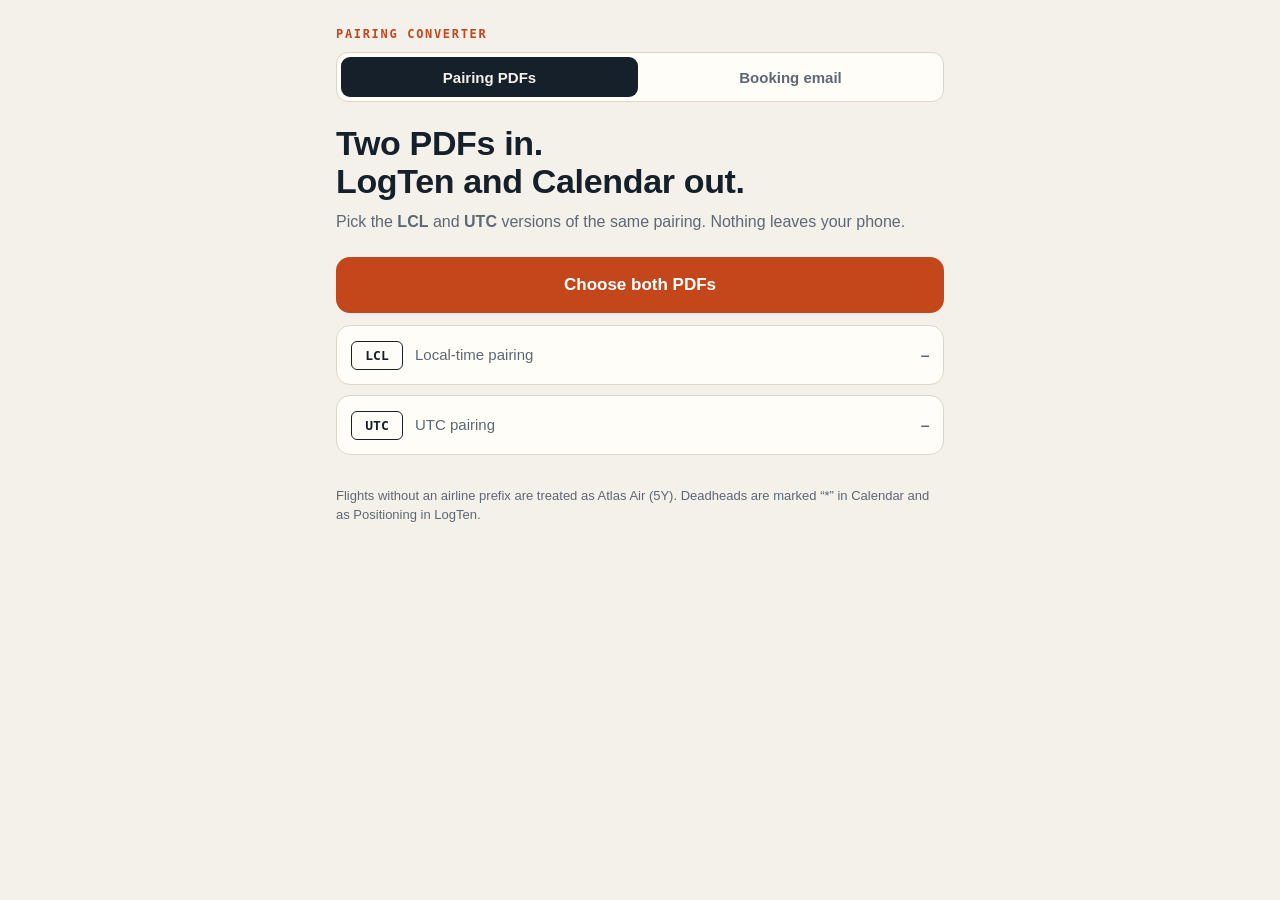
<file: index.html>
<!doctype html>
<html lang="en">
<head>
  <meta charset="utf-8">
  <meta name="viewport" content="width=device-width, initial-scale=1, viewport-fit=cover">
  <title>Pairing Converter</title>
  <meta name="description" content="Convert Atlas pairing PDFs (LCL + UTC) into a LogTen Pro CSV and a calendar file, and airline booking emails into calendar events.">
  <meta name="theme-color" content="#0f1720" media="(prefers-color-scheme: dark)">
  <meta name="theme-color" content="#f4f1ea" media="(prefers-color-scheme: light)">
  <meta name="apple-mobile-web-app-capable" content="yes">
  <meta name="mobile-web-app-capable" content="yes">
  <meta name="apple-mobile-web-app-status-bar-style" content="black-translucent">
  <meta name="apple-mobile-web-app-title" content="Pairings">
  <link rel="manifest" href="manifest.webmanifest">
  <link rel="icon" href="icons/icon-192.png" type="image/png">
  <link rel="apple-touch-icon" href="icons/apple-touch-icon.png">
  <link rel="stylesheet" href="style.css">
</head>
<body>
  <main>
    <header>
      <p class="eyebrow">Pairing Converter</p>
      <div class="modes" role="tablist" aria-label="What to convert">
        <button type="button" role="tab" id="tabPairing" aria-controls="modePairing" aria-selected="true">Pairing PDFs</button>
        <button type="button" role="tab" id="tabEmail" aria-controls="modeEmail" aria-selected="false">Booking email</button>
      </div>
    </header>

    <!-- ============================================================ pairing PDFs -->
    <div id="modePairing" role="tabpanel" aria-labelledby="tabPairing">
      <h1>Two PDFs in.<br>LogTen and Calendar out.</h1>
      <p class="lede">Pick the <b>LCL</b> and <b>UTC</b> versions of the same pairing. Nothing leaves your phone.</p>

      <section class="pick" aria-label="Input files">
        <label class="pick-all">
          <input id="pickAll" type="file" accept="application/pdf,.pdf" multiple>
          <span>Choose both PDFs</span>
        </label>

        <div class="slots">
          <label class="slot" data-kind="LCL">
            <input type="file" accept="application/pdf,.pdf" data-slot="LCL">
            <span class="tag">LCL</span>
            <span class="name" id="nameLCL">Local-time pairing</span>
            <span class="state" id="stateLCL">—</span>
          </label>
          <label class="slot" data-kind="UTC">
            <input type="file" accept="application/pdf,.pdf" data-slot="UTC">
            <span class="tag">UTC</span>
            <span class="name" id="nameUTC">UTC pairing</span>
            <span class="state" id="stateUTC">—</span>
          </label>
        </div>
        <button id="swap" class="link" type="button" hidden>Swap LCL ↔ UTC</button>
      </section>

      <p id="error" class="error" role="alert" hidden></p>

      <section id="result" hidden aria-label="Result">
        <div class="result-head">
          <h2 id="summary"></h2>
          <p class="note">Times below are UTC, as they'll go into LogTen.</p>
        </div>

        <div class="legs" id="legs"></div>

        <div class="actions">
          <div class="action">
            <div>
              <p class="action-title">Calendar</p>
              <p class="action-file" id="icsName"></p>
              <p class="action-hint" id="pCalHint" role="status" hidden></p>
            </div>
            <div class="btns">
              <button class="primary" id="shareIcs" type="button">Add to Calendar</button>
              <button class="ghost" id="dlIcs" type="button">Download</button>
            </div>
          </div>
          <div class="action">
            <div>
              <p class="action-title">LogTen Pro</p>
              <p class="action-file" id="csvName"></p>
              <p class="action-hint" id="ltHint" role="status" hidden></p>
            </div>
            <div class="btns">
              <button class="primary" id="openLogTen" type="button" hidden>Send to LogTen</button>
              <button class="primary" id="shareCsv" type="button">Share CSV</button>
              <button class="ghost" id="dlCsv" type="button">Download</button>
            </div>
          </div>
        </div>
      </section>

      <footer>
        <p>Flights without an airline prefix are treated as Atlas Air (5Y). Deadheads are marked “*” in Calendar and as Positioning in LogTen.</p>
      </footer>
    </div>

    <!-- ============================================================ booking email -->
    <div id="modeEmail" role="tabpanel" aria-labelledby="tabEmail" hidden>
      <h1>Booking email in.<br>Calendar event out.</h1>
      <p class="lede">Put the category (<b>DH</b>, <b>Trng DH</b>, <b>Alt DH</b>, <b>GW</b>, <b>Alt GW</b>) on line one, then paste the confirmation. Nothing leaves your phone.</p>

      <section class="input" aria-label="Email text">
        <textarea id="email" rows="10" spellcheck="false" autocapitalize="off" autocomplete="off"
          placeholder="Trng DH&#10;Airline Booking Ref: GTQGRX&#10;Flight: AS 499&#10;Origin: Portland (PDX)&#10;Departing: Monday 02 November 2026 at 6:08AM&#10;…"></textarea>
        <div class="input-btns">
          <button class="primary" id="paste" type="button">Paste</button>
          <label class="cat">
            <span>Category</span>
            <select id="category">
              <option value="">From line one</option>
              <option value="-">None</option>
              <option>DH</option>
              <option>Trng DH</option>
              <option>Alt DH</option>
              <option>GW</option>
              <option>Alt GW</option>
            </select>
          </label>
          <button class="ghost" id="clear" type="button">Clear</button>
        </div>
      </section>

      <p id="eError" class="error" role="alert" hidden></p>

      <section id="zones" class="zones" hidden aria-label="Unknown airports">
        <p class="note">These airports aren’t in the built-in list. Pick their time zone:</p>
        <div id="zoneList"></div>
      </section>

      <section id="eResult" hidden aria-label="Result">
        <div class="result-head">
          <h2 id="eSummary"></h2>
          <p class="note">Local times as in the email · UTC underneath.</p>
        </div>

        <div class="legs" id="eLegs"></div>
        <ul class="warnings" id="warnings" hidden></ul>

        <div class="actions">
          <div class="action">
            <div>
              <p class="action-title">Calendar · <span id="calName">Work</span></p>
              <p class="action-file">Choose this calendar if Calendar asks</p>
              <p class="action-file" id="eIcsName"></p>
              <p class="action-hint" id="eCalHint" role="status" hidden></p>
            </div>
            <div class="btns">
              <button class="primary" id="eShareIcs" type="button">Add to Calendar</button>
              <button class="ghost" id="eDlIcs" type="button">Download</button>
            </div>
          </div>
        </div>
      </section>

      <footer>
        <p>GW and Alt GW flights go in the <b>Home</b> calendar, everything else in <b>Work</b>. Categorised flights get a “*” in the title and the category after the UTC times. Events share their IDs with pairing events, so a booking for a deadhead that’s already on your calendar updates it.</p>
      </footer>
    </div>
  </main>

  <script type="module" src="app.js"></script>
</body>
</html>
</file>
<file: style.css>
:root {
  --bg: #f4f1ea;
  --card: #fffdf8;
  --ink: #16202a;
  --muted: #5d6873;
  --line: #ddd6c8;
  --accent: #c4471c;       /* runway-light orange */
  --accent-ink: #ffffff;
  --ok: #2f7a4f;
  --err: #b3261e;
  --err-bg: #fbeae8;
  --mono: ui-monospace, "SF Mono", Menlo, Consolas, monospace;
  --sans: -apple-system, BlinkMacSystemFont, "Segoe UI", Roboto, "Helvetica Neue", Arial, sans-serif;
  color-scheme: light dark;
}
@media (prefers-color-scheme: dark) {
  :root {
    --bg: #0f1720;
    --card: #17212c;
    --ink: #e8edf2;
    --muted: #93a1ae;
    --line: #283544;
    --accent: #f0703a;
    --accent-ink: #111;
    --ok: #6fcf97;
    --err: #ff8a80;
    --err-bg: #3a1d1b;
  }
}

* { box-sizing: border-box; }
html { -webkit-text-size-adjust: 100%; }
body {
  margin: 0;
  background: var(--bg);
  color: var(--ink);
  font: 16px/1.45 var(--sans);
  padding: env(safe-area-inset-top) env(safe-area-inset-right) env(safe-area-inset-bottom) env(safe-area-inset-left);
}
main { max-width: 640px; margin: 0 auto; padding: 28px 16px 40px; }

.eyebrow {
  font: 600 12px/1 var(--mono);
  letter-spacing: .14em;
  text-transform: uppercase;
  color: var(--accent);
  margin: 0 0 12px;
}
h1 { font-size: clamp(26px, 7vw, 34px); line-height: 1.12; margin: 0 0 10px; letter-spacing: -.01em; }
.lede { color: var(--muted); margin: 0 0 24px; }

/* ---------- Pairing PDFs / Booking email switch */
.modes {
  display: grid; grid-template-columns: 1fr 1fr; gap: 4px; margin: 0 0 22px; padding: 4px;
  background: var(--card); border: 1px solid var(--line); border-radius: 12px;
}
.modes button {
  min-height: 40px; border: 0; border-radius: 9px; background: transparent; color: var(--muted);
  font: 600 15px var(--sans); cursor: pointer; -webkit-tap-highlight-color: transparent;
}
.modes button[aria-selected=true] { background: var(--ink); color: var(--bg); }

/* ---------- booking email */
textarea {
  display: block; width: 100%; min-height: 220px; resize: vertical;
  background: var(--card); color: var(--ink);
  border: 1px solid var(--line); border-radius: 14px; padding: 12px 14px;
  font: 16px/1.45 var(--mono);  /* 16px keeps iOS from zooming in on focus */
}
textarea:focus, select:focus { outline: 2px solid var(--accent); outline-offset: 1px; }
.input-btns { display: flex; gap: 8px; margin-top: 10px; align-items: end; }
.cat { flex: 1; display: grid; gap: 2px; min-width: 0; }
.cat span { font: 600 10px/1.4 var(--sans); text-transform: uppercase; letter-spacing: .08em; color: var(--muted); }
select {
  min-height: 44px; width: 100%; border-radius: 11px; padding: 0 10px;
  background: var(--card); color: var(--ink); border: 1px solid var(--line); font: 16px var(--sans);
}
.zones { margin-top: 18px; }
.zone { display: grid; grid-template-columns: 52px 1fr; align-items: center; gap: 12px; margin-top: 8px; }
.zone b { font: 700 15px var(--mono); }
.warnings { margin: 12px 0 0; padding-left: 18px; color: var(--muted); font-size: 14px; }

/* ---------- file picking */
input[type=file] { position: absolute; opacity: 0; width: 1px; height: 1px; pointer-events: none; }
.pick-all {
  display: flex; align-items: center; justify-content: center;
  min-height: 56px; border-radius: 14px;
  background: var(--accent); color: var(--accent-ink);
  font-weight: 650; font-size: 17px; cursor: pointer;
  -webkit-tap-highlight-color: transparent;
}
.pick-all:active { transform: scale(.99); }
.slots { display: grid; gap: 10px; margin-top: 12px; }
.slot {
  display: grid; grid-template-columns: 52px 1fr auto; align-items: center; gap: 12px;
  background: var(--card); border: 1px solid var(--line); border-radius: 14px;
  padding: 12px 14px; cursor: pointer; min-height: 60px;
}
.slot .tag {
  font: 700 13px/1 var(--mono); text-align: center;
  border: 1.5px solid var(--ink); border-radius: 6px; padding: 7px 0;
}
.slot .name { overflow: hidden; text-overflow: ellipsis; white-space: nowrap; color: var(--muted); font-size: 15px; }
.slot.filled .name { color: var(--ink); }
.slot .state { font: 600 13px var(--mono); color: var(--muted); }
.slot.filled .state { color: var(--ok); }
.link { background: none; border: 0; color: var(--accent); font: inherit; font-size: 15px; padding: 10px 0; cursor: pointer; }

.error {
  background: var(--err-bg); color: var(--err); border-radius: 12px;
  padding: 12px 14px; margin: 18px 0 0; font-size: 15px;
}

/* ---------- result */
#result, #eResult { margin-top: 28px; }
.result-head h2 { font-size: 20px; margin: 0; }
.note { color: var(--muted); font-size: 14px; margin: 4px 0 14px; }

.legs { display: grid; gap: 8px; }
.leg {
  background: var(--card); border: 1px solid var(--line); border-radius: 14px;
  padding: 12px 14px;
}
.leg-top { display: flex; align-items: baseline; justify-content: space-between; gap: 8px; }
.leg-flight { font: 700 16px var(--mono); }
.leg-route { font: 600 16px var(--mono); letter-spacing: .04em; }
.leg-date { color: var(--muted); font-size: 13px; }
.badge {
  display: inline-block; font: 700 11px/1 var(--mono); letter-spacing: .06em;
  padding: 4px 6px; border-radius: 5px; margin-left: 6px; vertical-align: 2px;
  background: var(--ink); color: var(--bg);
}
.leg-times {
  display: grid; grid-template-columns: repeat(4, 1fr); gap: 4px; margin-top: 10px;
  font-family: var(--mono); font-size: 14px;
}
.leg-times span { display: block; font: 600 10px/1.4 var(--sans); text-transform: uppercase; letter-spacing: .08em; color: var(--muted); }
.leg-times .empty { color: var(--muted); }
.leg-times.three { grid-template-columns: repeat(3, 1fr); }
.leg-times small { display: block; color: var(--muted); font-size: 12px; }

.actions { display: grid; gap: 10px; margin-top: 18px; }
.action {
  display: flex; align-items: center; justify-content: space-between; gap: 12px; flex-wrap: wrap;
  background: var(--card); border: 1px solid var(--line); border-radius: 14px; padding: 14px;
}
.action-title { margin: 0; font-weight: 650; }
.action-file { margin: 2px 0 0; color: var(--muted); font: 13px var(--mono); word-break: break-all; }
.action-hint { margin: 6px 0 0; color: var(--ok); font-size: 14px; }
.btns { display: flex; gap: 8px; flex-wrap: wrap; }
button.primary, button.ghost {
button:disabled { opacity: .45; cursor: default; }
  min-height: 44px; padding: 0 16px; border-radius: 11px; font: 600 15px var(--sans); cursor: pointer;
}
button.primary { background: var(--accent); color: var(--accent-ink); border: 0; }
button.ghost { background: transparent; color: var(--ink); border: 1px solid var(--line); }

footer { margin-top: 32px; color: var(--muted); font-size: 13px; }

@media (max-width: 380px) {
  .btns { width: 100%; }
  .btns button { flex: 1; }
}
/* With three LogTen buttons on a phone, "Send to LogTen" gets its own full-width row */
@media (max-width: 560px) {
  .btns:has(#openLogTen:not([hidden])) { width: 100%; }
  .btns:has(#openLogTen:not([hidden])) button { flex: 1; }
  #openLogTen:not([hidden]) { flex-basis: 100%; }
}
</file>
<file: app/style.css>
:root {
  --bg: #f4f1ea;
  --card: #fffdf8;
  --ink: #16202a;
  --muted: #5d6873;
  --line: #ddd6c8;
  --accent: #c4471c;       /* runway-light orange */
  --accent-ink: #ffffff;
  --ok: #2f7a4f;
  --err: #b3261e;
  --err-bg: #fbeae8;
  --mono: ui-monospace, "SF Mono", Menlo, Consolas, monospace;
  --sans: -apple-system, BlinkMacSystemFont, "Segoe UI", Roboto, "Helvetica Neue", Arial, sans-serif;
  color-scheme: light dark;
}
@media (prefers-color-scheme: dark) {
  :root {
    --bg: #0f1720;
    --card: #17212c;
    --ink: #e8edf2;
    --muted: #93a1ae;
    --line: #283544;
    --accent: #f0703a;
    --accent-ink: #111;
    --ok: #6fcf97;
    --err: #ff8a80;
    --err-bg: #3a1d1b;
  }
}

* { box-sizing: border-box; }
html { -webkit-text-size-adjust: 100%; }
body {
  margin: 0;
  background: var(--bg);
  color: var(--ink);
  font: 16px/1.45 var(--sans);
  padding: env(safe-area-inset-top) env(safe-area-inset-right) env(safe-area-inset-bottom) env(safe-area-inset-left);
}
main { max-width: 640px; margin: 0 auto; padding: 28px 16px 40px; }

.eyebrow {
  font: 600 12px/1 var(--mono);
  letter-spacing: .14em;
  text-transform: uppercase;
  color: var(--accent);
  margin: 0 0 12px;
}
h1 { font-size: clamp(26px, 7vw, 34px); line-height: 1.12; margin: 0 0 10px; letter-spacing: -.01em; }
.lede { color: var(--muted); margin: 0 0 24px; }

/* ---------- Pairing PDFs / Booking email switch */
.modes {
  display: grid; grid-template-columns: 1fr 1fr; gap: 4px; margin: 0 0 22px; padding: 4px;
  background: var(--card); border: 1px solid var(--line); border-radius: 12px;
}
.modes button {
  min-height: 40px; border: 0; border-radius: 9px; background: transparent; color: var(--muted);
  font: 600 15px var(--sans); cursor: pointer; -webkit-tap-highlight-color: transparent;
}
.modes button[aria-selected=true] { background: var(--ink); color: var(--bg); }

/* ---------- booking email */
textarea {
  display: block; width: 100%; min-height: 220px; resize: vertical;
  background: var(--card); color: var(--ink);
  border: 1px solid var(--line); border-radius: 14px; padding: 12px 14px;
  font: 16px/1.45 var(--mono);  /* 16px keeps iOS from zooming in on focus */
}
textarea:focus, select:focus { outline: 2px solid var(--accent); outline-offset: 1px; }
.input-btns { display: flex; gap: 8px; margin-top: 10px; align-items: end; }
.cat { flex: 1; display: grid; gap: 2px; min-width: 0; }
.cat span { font: 600 10px/1.4 var(--sans); text-transform: uppercase; letter-spacing: .08em; color: var(--muted); }
select {
  min-height: 44px; width: 100%; border-radius: 11px; padding: 0 10px;
  background: var(--card); color: var(--ink); border: 1px solid var(--line); font: 16px var(--sans);
}
.zones { margin-top: 18px; }
.zone { display: grid; grid-template-columns: 52px 1fr; align-items: center; gap: 12px; margin-top: 8px; }
.zone b { font: 700 15px var(--mono); }
.warnings { margin: 12px 0 0; padding-left: 18px; color: var(--muted); font-size: 14px; }

/* ---------- file picking */
input[type=file] { position: absolute; opacity: 0; width: 1px; height: 1px; pointer-events: none; }
.pick-all {
  display: flex; align-items: center; justify-content: center;
  min-height: 56px; border-radius: 14px;
  background: var(--accent); color: var(--accent-ink);
  font-weight: 650; font-size: 17px; cursor: pointer;
  -webkit-tap-highlight-color: transparent;
}
.pick-all:active { transform: scale(.99); }
.slots { display: grid; gap: 10px; margin-top: 12px; }
.slot {
  display: grid; grid-template-columns: 52px 1fr auto; align-items: center; gap: 12px;
  background: var(--card); border: 1px solid var(--line); border-radius: 14px;
  padding: 12px 14px; cursor: pointer; min-height: 60px;
}
.slot .tag {
  font: 700 13px/1 var(--mono); text-align: center;
  border: 1.5px solid var(--ink); border-radius: 6px; padding: 7px 0;
}
.slot .name { overflow: hidden; text-overflow: ellipsis; white-space: nowrap; color: var(--muted); font-size: 15px; }
.slot.filled .name { color: var(--ink); }
.slot .state { font: 600 13px var(--mono); color: var(--muted); }
.slot.filled .state { color: var(--ok); }
.link { background: none; border: 0; color: var(--accent); font: inherit; font-size: 15px; padding: 10px 0; cursor: pointer; }

.error {
  background: var(--err-bg); color: var(--err); border-radius: 12px;
  padding: 12px 14px; margin: 18px 0 0; font-size: 15px;
}

/* ---------- result */
#result, #eResult { margin-top: 28px; }
.result-head h2 { font-size: 20px; margin: 0; }
.note { color: var(--muted); font-size: 14px; margin: 4px 0 14px; }

.legs { display: grid; gap: 8px; }
.leg {
  background: var(--card); border: 1px solid var(--line); border-radius: 14px;
  padding: 12px 14px;
}
.leg-top { display: flex; align-items: baseline; justify-content: space-between; gap: 8px; }
.leg-flight { font: 700 16px var(--mono); }
.leg-route { font: 600 16px var(--mono); letter-spacing: .04em; }
.leg-date { color: var(--muted); font-size: 13px; }
.badge {
  display: inline-block; font: 700 11px/1 var(--mono); letter-spacing: .06em;
  padding: 4px 6px; border-radius: 5px; margin-left: 6px; vertical-align: 2px;
  background: var(--ink); color: var(--bg);
}
.leg-times {
  display: grid; grid-template-columns: repeat(4, 1fr); gap: 4px; margin-top: 10px;
  font-family: var(--mono); font-size: 14px;
}
.leg-times span { display: block; font: 600 10px/1.4 var(--sans); text-transform: uppercase; letter-spacing: .08em; color: var(--muted); }
.leg-times .empty { color: var(--muted); }
.leg-times.three { grid-template-columns: repeat(3, 1fr); }
.leg-times small { display: block; color: var(--muted); font-size: 12px; }

.actions { display: grid; gap: 10px; margin-top: 18px; }
.action {
  display: flex; align-items: center; justify-content: space-between; gap: 12px; flex-wrap: wrap;
  background: var(--card); border: 1px solid var(--line); border-radius: 14px; padding: 14px;
}
.action-title { margin: 0; font-weight: 650; }
.action-file { margin: 2px 0 0; color: var(--muted); font: 13px var(--mono); word-break: break-all; }
.action-hint { margin: 6px 0 0; color: var(--ok); font-size: 14px; }
.btns { display: flex; gap: 8px; }
button.primary, button.ghost {
button:disabled { opacity: .45; cursor: default; }
  min-height: 44px; padding: 0 16px; border-radius: 11px; font: 600 15px var(--sans); cursor: pointer;
}
button.primary { background: var(--accent); color: var(--accent-ink); border: 0; }
button.ghost { background: transparent; color: var(--ink); border: 1px solid var(--line); }

footer { margin-top: 32px; color: var(--muted); font-size: 13px; }

@media (max-width: 380px) {
  .btns { width: 100%; }
  .btns button { flex: 1; }
}
</file>
